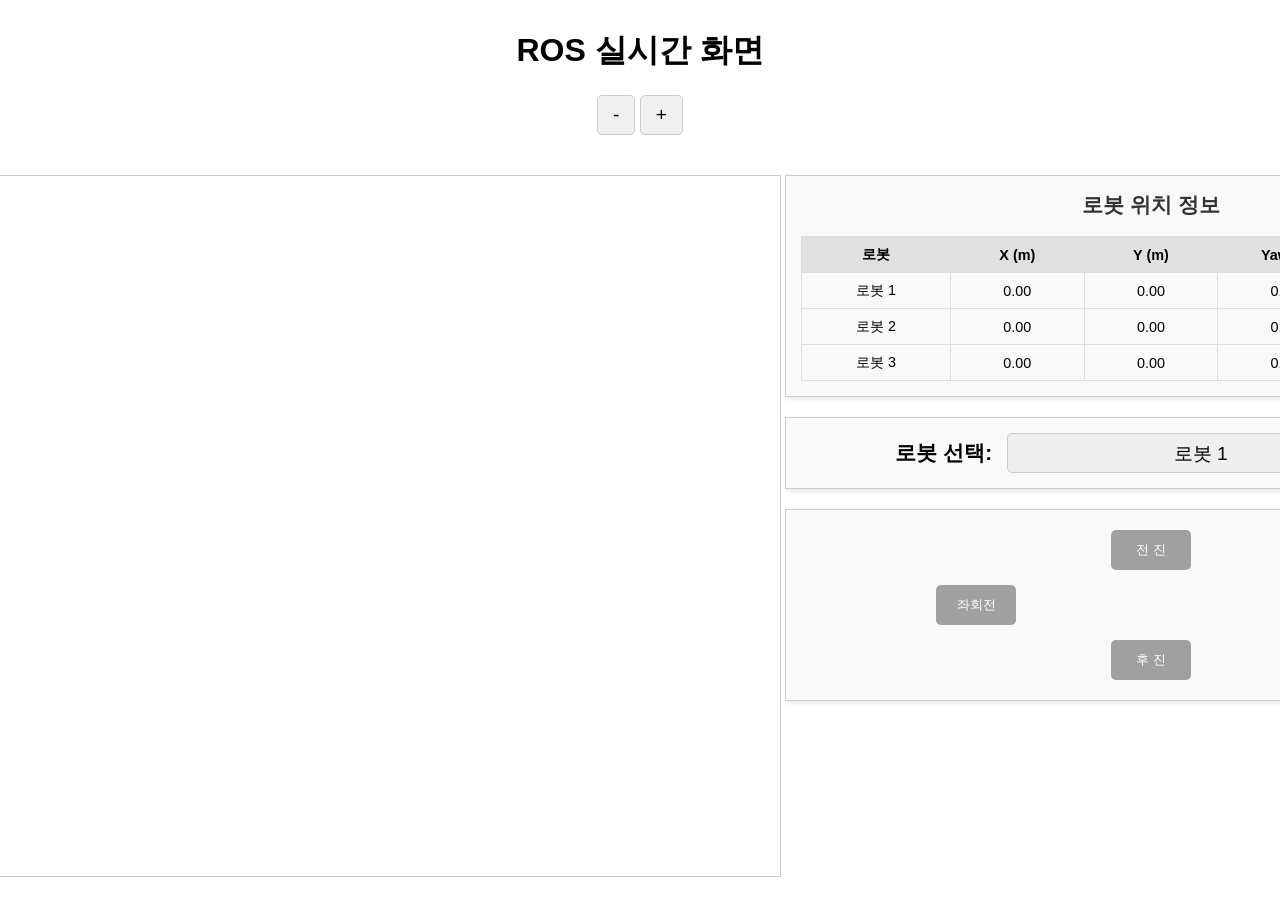
<file: web_test/html/index.html>
<!DOCTYPE html>
<html>
<head>
    <title>ANI ROS TEST</title>
    <meta charset="UTF-8">
    <style>
        body { font-family: sans-serif; text-align: center; }

    /* 전체 페이지 중앙 정렬을 위한 컨테이너 */
    .page-wrapper {
        display: flex;
        flex-direction: column;
        align-items: center; /* 모든 내용을 가로 중앙에 정렬 */
        max-width: 1920px; /* 전체 너비 제한 (선택 사항) */
        margin: 0 auto; /* 페이지 중앙 정렬 */
    }

    /* 줌 컨트롤 */
    .zoom-controls {
        margin-bottom: 20px;
    }
    .zoom-controls button {
        background-color: #f0f0f0;
        border: 1px solid #ccc;
        border-radius: 5px;
        padding: 8px 15px;
        font-size: 1.2em;
        cursor: pointer;
        transition: background-color 0.2s;
    }
    .zoom-controls button:hover {
        background-color: #e0e0e0;
    }

    /* 맵과 사이드 패널을 나란히 배치할 메인 컨테이너 */
    .main-content-container {
        display: flex;
        justify-content: center; /* 가로 중앙 정렬 */
        align-items: flex-start; /* 세로 상단 정렬 (컨텐츠 길이에 맞춰) */
        gap: 20px; /* 맵과 오른쪽 패널 사이의 간격 */
        margin-top: 20px;
        margin-bottom: 20px; /* 이동 버튼과의 간격 */
    }

    /* 맵 캔버스 컨테이너 */
    .canvas-container {
        position: relative;
        width: 1000px;
        height: 700px;
        border: 1px solid #ccc;
        transition: width 0.2s ease-in-out, height 0.2s ease-in-out;
        overflow: hidden;
        display: flex;
        justify-content: center;
        align-items: center;
    }
    #mapCanvas {
        position: absolute;
        top: 0;
        left: 0;
        width: 100%;
        height: 100%;
        image-rendering: pixelated;
        z-index: 1;
    }

    /* 오른쪽 섹션 (로봇 정보표 + 로봇 선택 드롭다운 + 로봇 이동 버튼) */
    .right-panel-container {
        display: flex;
        flex-direction: column; /* 내부 요소를 세로로 정렬 */
        align-items: center; /* 가운데 정렬 */
        gap: 20px; /* 각 섹션 (표, 선택, 이동 버튼) 사이의 간격 */
        width: 700px; /* 오른쪽 패널 전체의 너비 통일 */
    }

    /* 로봇 위치 정보 표 스타일 */
    .robot-info-panel {
        width: 100%; /* right-panel-container 너비에 맞춤 */
        border: 1px solid #ccc;
        padding: 15px;
        background-color: #f9f9f9;
        box-shadow: 2px 2px 5px rgba(0,0,0,0.1);
    }
    .robot-info-panel h2 {
        margin-top: 0;
        font-size: 1.3em;
        color: #333;
    }
    .robot-info-table {
        width: 100%;
        border-collapse: collapse;
        margin-top: 10px;
    }
    .robot-info-table th,
    .robot-info-table td {
        border: 1px solid #ddd;
        padding: 8px;
        text-align: center;
        font-size: 0.9em;
    }
    .robot-info-table th {
        background-color: #e0e0e0;
        font-weight: bold;
    }

    /* 로봇 선택 드롭다운 컨테이너 */
    .robot-selection-container {
        width: 100%; /* right-panel-container 너비에 맞춤 */
        padding: 15px;
        border: 1px solid #ccc;
        background-color: #f9f9f9;
        box-shadow: 2px 2px 5px rgba(0,0,0,0.1);
        text-align: center;
    }
    .robot-selection-container label {
        font-weight: bold;
        margin-right: 10px;
        font-size: 1.3em;
    }
    .robot-selection-container select {
        padding: 5px;
        border-radius: 5px;
        border: 1px solid #ccc;
        width: 400px;
        height: 40px;
        font-size: 1.2em;
        text-align: center;
        text-align-last: center; /* IE/Edge 호환성을 위해 추가 */
    }

    .robot-info-table th:last-child,
    .robot-info-table td:last-child {
        width: 80px; /* 적절한 너비로 조절하세요 (예: 70px, 80px, 90px 등) */
        min-width: 80px; /* 최소 너비도 함께 지정하여 내용이 넘치지 않도록 합니다 */
    }
    /* 로봇 X, Y, Yaw 컬럼도 너비를 고정하는 것이 안정적입니다. */
    .robot-info-table td[id$="_x"],
    .robot-info-table td[id$="_y"],
    .robot-info-table td[id$="_yaw"] {
        width: 70px; /* X, Y, Yaw 값에 맞는 적절한 너비 */
        min-width: 70px;
    }

    /* 로봇 이동 제어 버튼 컨테이너 */
    .control-buttons-container {
        width: 100%; /* right-panel-container 너비에 맞춤 */
        display: flex;
        flex-direction: column; /* 버튼 행들을 세로로 정렬 */
        align-items: center; /* 각 행을 가운데 정렬 */
        gap: 5px; /* 버튼 행 사이의 간격 */
        border: 1px solid #ccc;
        padding: 15px;
        background-color: #f9f9f9;
        box-shadow: 2px 2px 5px rgba(0,0,0,0.1);
    }

    /* 버튼 컨테이너 스타일 */
    .button-row {
        display: flex; /* Flexbox 레이아웃 사용 */
        justify-content: center; /* 가로 방향으로 가운데 정렬 */
        align-items: center; /* 세로 방향으로 가운데 정렬 (선택 사항) */
        margin: 5px 0; /* 위아래 마진 */
    }

    /* 고정 크기 버튼 스타일 */
    .control-button {
        width: 80px;
        height: 40px;
        padding: 10px 20px;
        font-size: 13px;
        margin: 0px 40px;
        background-color: #a0a0a0; /* 회색 */
        color: white; /* 텍스트 색상 */
        border: none;
        border-radius: 5px;
        cursor: pointer;
        transition: background-color 0.2s;
        display: flex; /* Flex 컨테이너로 설정 */
        justify-content: center; /* 가로 방향 가운데 정렬 */
        align-items: center; /* 세로 방향 가운데 정렬 */
    }
    .control-button:hover {
        background-color: #808080; /* 더 진한 회색 */
    }

    /* 특정 버튼 행의 justify-content 조정 */
    .button-row.horizontal-center {
        justify-content: center;
    }
    .button-row.horizontal-spread {
        justify-content: space-around; /* 좌우 버튼을 더 넓게 펼침 */
        width: 100%; /* 부모 너비에 맞춤 */
    }

    /* 로봇 상태 셀 스타일 (선택 사항) */
    .robot-info-table td[id$="_status"] { /* ID가 "_status"로 끝나는 모든 td에 적용 */
        color: #333; /* 기본 텍스트 색상 */
    }
    /* 이동 중 상태 */
    .robot-info-table td[id$="_status"].moving {
        color: black;
    }
    /* 정지 상태 */
    .robot-info-table td[id$="_status"].stopped {
        color: black;
    }

    </style>
</head>
<body>
    <div class="page-wrapper">
        <h1>ROS 실시간 화면</h1>

        <div class="zoom-controls">
            <button onclick="zoomOut()">-</button>
            <button onclick="zoomIn()">+</button>
        </div>

        <div class="main-content-container">
            <div class="canvas-container">
                <canvas id="mapCanvas"></canvas>
            </div>

            <div class="right-panel-container">
                <div class="robot-info-panel">
                    <h2>로봇 위치 정보</h2>
                    <table class="robot-info-table">
                        <thead>
                            <tr>
                                <th rowspan="2">로봇</th></tr>
                            <tr>
                                <th>X (m)</th>
                                <th>Y (m)</th>
                                <th>Yaw (°)</th>
                                <th>상 태</th>
                            </tr>
                        </thead>
                        <tbody>
                            <tr id="robot1_row">
                                <td>로봇 1</td>
                                <td id="robot1_x">0.00</td>
                                <td id="robot1_y">0.00</td>
                                <td id="robot1_yaw">0.00</td>
                                <td id="robot1_status" class="stopped">정지</td> </tr>
                            <tr id="robot2_row">
                                <td>로봇 2</td>
                                <td id="robot2_x">0.00</td>
                                <td id="robot2_y">0.00</td>
                                <td id="robot2_yaw">0.00</td>
                                <td id="robot2_status" class="stopped">정지</td> </tr>
                            <tr id="robot3_row">
                                <td>로봇 3</td>
                                <td id="robot3_x">0.00</td>
                                <td id="robot3_y">0.00</td>
                                <td id="robot3_yaw">0.00</td>
                                <td id="robot3_status" class="stopped">정지</td> </tr>
                        </tbody>
                    </table>
                </div>

                <div class="robot-selection-container">
                    <label for="robotSelector">로봇 선택:</label>
                    <select id="robotSelector" onchange="updateSelectedRobot()">
                        <option value="/robot1/cmd_vel" data-tf-frame="/robot1/base_link">로봇 1</option>
                        <option value="/robot2/cmd_vel" data-tf-frame="/robot2/base_link">로봇 2</option>
                        <option value="/robot3/cmd_vel" data-tf-frame="/robot3/base_link">로봇 3</option>
                    </select>
                </div>

                <div class="control-buttons-container">
                    <div class="button-row horizontal-center">
                        <button class="control-button" onmousedown="startMove('forward')" onmouseup="stopMove()" ontouchstart="startMove('forward')" ontouchend="stopMove()">전 진</button>
                    </div>
                    <div class="button-row horizontal-spread">
                        <button class="control-button" onmousedown="startMove('left')" onmouseup="stopMove()" ontouchstart="startMove('left')" ontouchend="stopMove()">좌회전</button>
                        <button class="control-button" onmousedown="startMove('right')" onmouseup="stopMove()" ontouchstart="startMove('right')" ontouchend="stopMove()">우회전</button>
                    </div>
                    <div class="button-row horizontal-center">
                        <button class="control-button" onmousedown="startMove('backward')" onmouseup="stopMove()" ontouchstart="startMove('backward')" ontouchend="stopMove()">후 진</button>
                    </div>
                </div>
            </div>
        </div>
    </div>

    <script src="./roslibjs-1.4.1/build/roslib.min.js"></script>
    <script src="robot_control.js"></script>
</body>
</html>
</file>
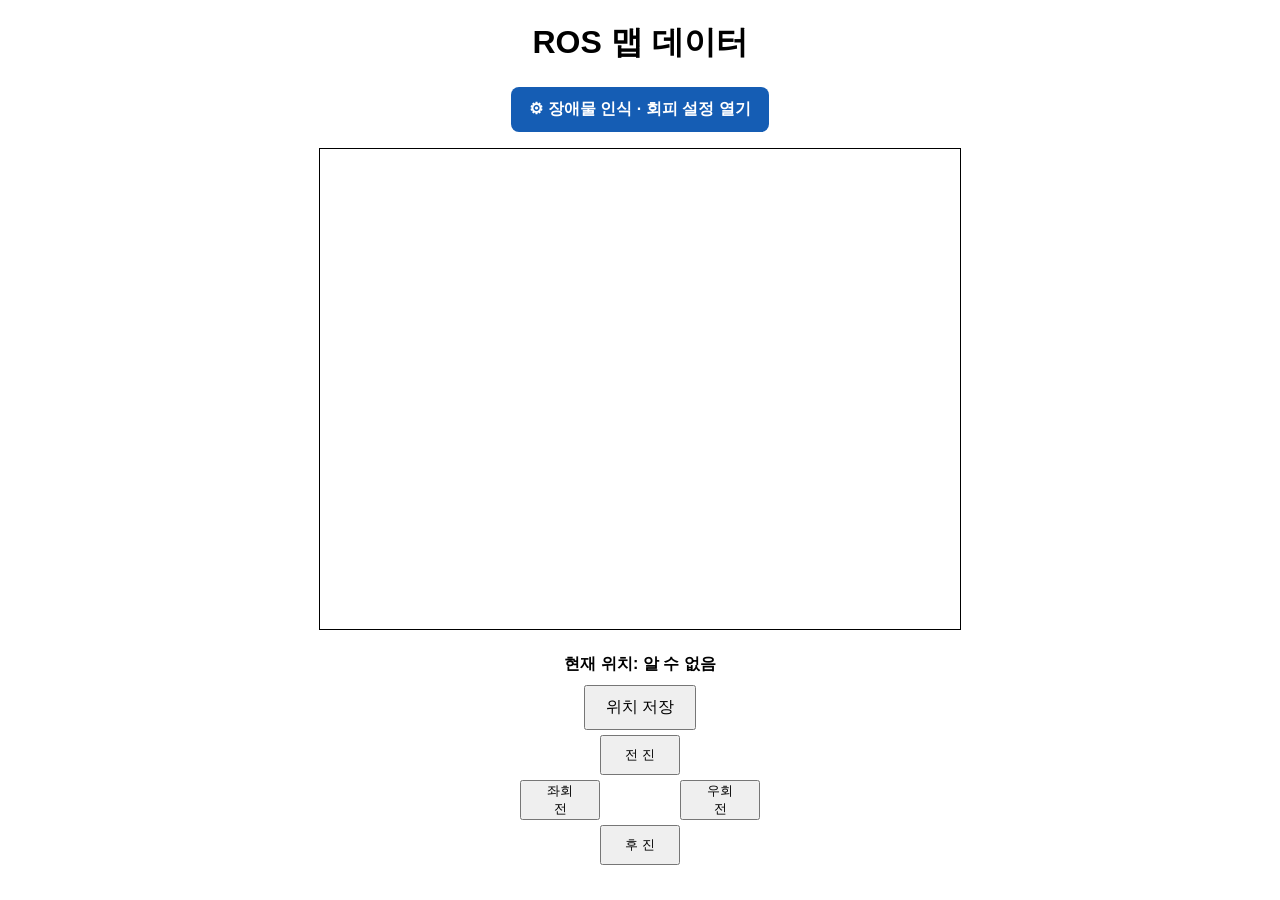
<file: web_test/html_tetra/index.html>
<!DOCTYPE html>
<html>
<head>
    <title>ANI ROS TEST</title>
    <meta charset="UTF-8">
    <style>
        body { font-family: sans-serif; text-align: center; }
        #mapCanvas { width: 640px; height: 480px; border: 1px solid black; }

    /* 버튼 컨테이너 스타일 */
    .button-row {
        display: flex; /* Flexbox 레이아웃 사용 */
        justify-content: center; /* 가로 방향으로 가운데 정렬 */
        align-items: center; /* 세로 방향으로 가운데 정렬 (선택 사항) */
        margin: 5px 0; /* 위아래 마진 */
    }

    /* 고정 크기 버튼 스타일 */
    .control-button {
        width: 80px;
        height: 40px;
        padding: 10px 20px;
        font-size: 13px;
        margin: 0px 40px;
        display: flex; /* Flex 컨테이너로 설정 */
        justify-content: center; /* 가로 방향 가운데 정렬 */
        align-items: center; /* 세로 방향 가운데 정렬 */
    }

    /* 왼쪽과 오른쪽 버튼 사이 간격 */
    .button-row:nth-child(2) { /* 두 번째 행 (왼쪽, 오른쪽 버튼) */
        justify-content: space-between;
    }

    #location_display { margin-top: 20px; font-weight: bold; }
    #save_location { margin-top: 10px; padding: 10px 20px; font-size: 16px; cursor: pointer; }

    </style>
</head>
<body>
    <h1>ROS 맵 데이터</h1>
    <p><a href="navigation_settings.html" style="display:inline-block;padding:12px 18px;background:#155db4;color:white;text-decoration:none;border-radius:8px;font-weight:700">⚙ 장애물 인식 · 회피 설정 열기</a></p>
    <canvas id="mapCanvas"></canvas>

    <div id="location_display">현재 위치: 알 수 없음</div>
    <button id="save_location">위치 저장</button>

    <script>
        // function changeTopic() {
        //     const topic = document.getElementById("topicSelect").value;
        //     const imageView = document.getElementById("gazebo_view");
        //     imageView.src = `http://61.250.168.131:8080/stream?topic=${topic}`;
        // }
    </script>

<div class="button-row">
    <button class="control-button" onmousedown="startMove('forward')" onmouseup="stopMove()" ontouchstart="startMove('forward')" ontouchend="stopMove()">전 진</button>
</div>
<div class="button-row">
    <button class="control-button" onmousedown="startMove('left')" onmouseup="stopMove()" ontouchstart="startMove('left')" ontouchend="stopMove()">좌회전</button>
    <button class="control-button" onmousedown="startMove('right')" onmouseup="stopMove()" ontouchstart="startMove('right')" ontouchend="stopMove()">우회전</button>
</div>
<div class="button-row">
    <button class="control-button" onmousedown="startMove('backward')" onmouseup="stopMove()" ontouchstart="startMove('backward')" ontouchend="stopMove()">후 진</button>
</div>

    <script src="../roslibjs-1.4.1/build/roslib.min.js"></script>
    <script src="robot_control_TETRA.js"></script>
</body>
</html>
</file>
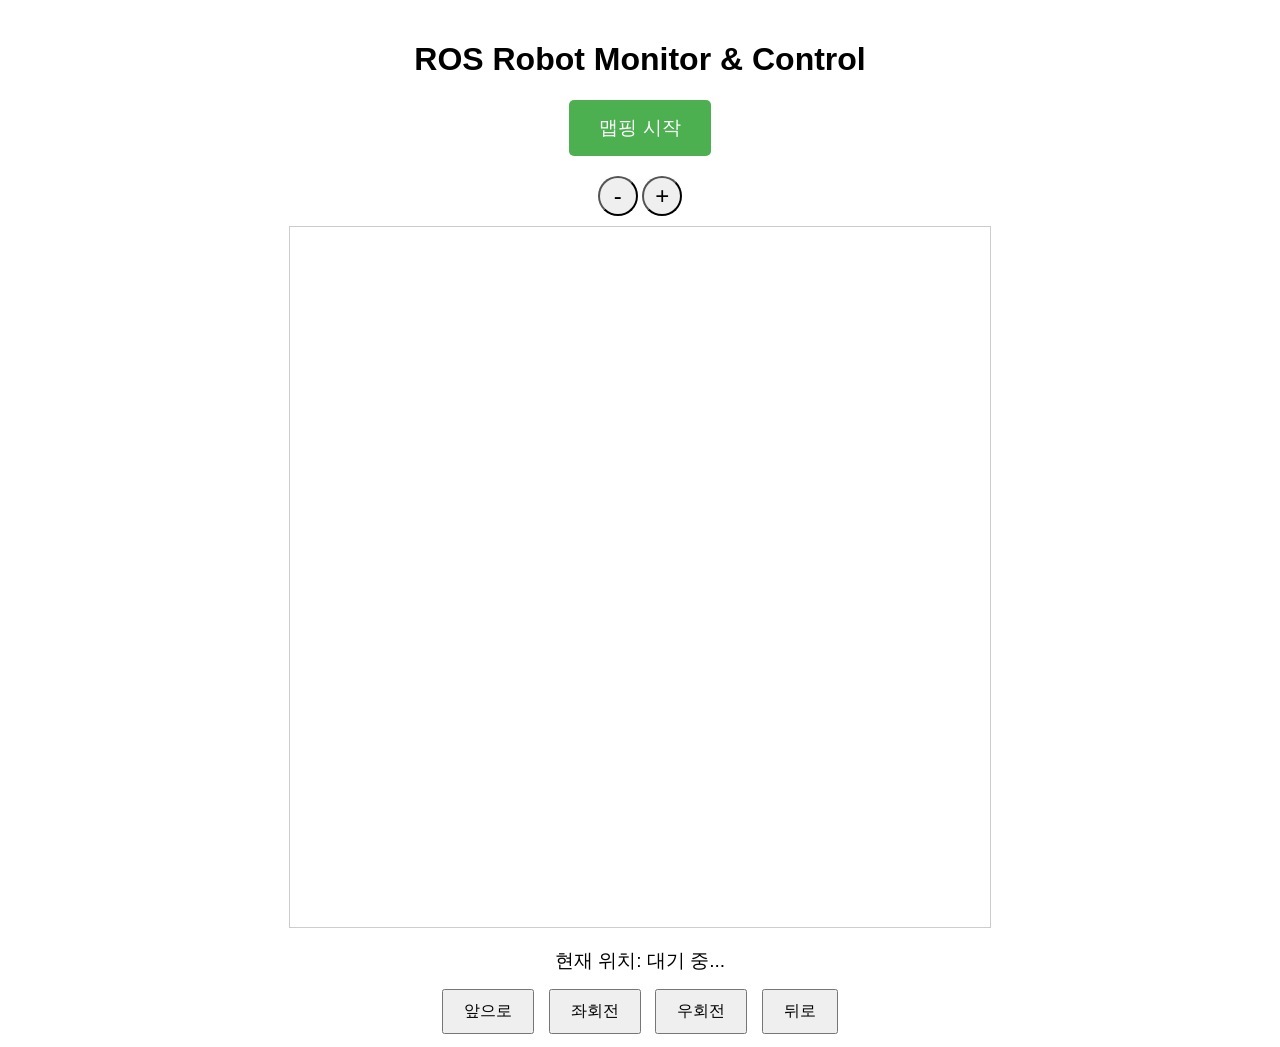
<file: web_test/html/mapping.html>
<!DOCTYPE html>
<html>
<head>
    <title>ROS Robot Control</title>
    <script src="https://static.robotwebtools.org/roslibjs/current/roslib.min.js"></script>
    <style>
        body {
            font-family: Arial, sans-serif;
            display: flex;
            flex-direction: column;
            align-items: center;
            margin-top: 20px;
        }
        .canvas-container {
            position: relative;
            width: 700px; /* 초기 크기 설정 */
            height: 700px;
            border: 1px solid #ccc;
            margin-bottom: 20px;
            transition: width 0.2s ease-in-out, height 0.2s ease-in-out;
        }
        #mapCanvas { /* robotCanvas는 이제 사용하지 않으므로 제거하거나 그대로 두어도 됨 */
            position: absolute;
            top: 0;
            left: 0;
            width: 100%;
            height: 100%;
            image-rendering: pixelated;
            image-rendering: -moz-crisp-edges;
            image-rendering: crisp-edges;
        }
        #location_display {
            font-size: 1.2em;
            margin-bottom: 10px;
        }
        .controls button {
            margin: 5px;
            padding: 10px 20px;
            font-size: 1em;
        }
        .zoom-controls {
            margin-bottom: 10px;
        }
        .zoom-controls button {
            font-size: 1.5em;
            width: 40px;
            height: 40px;
            border-radius: 50%;
            cursor: pointer;
        }
    </style>
</head>
<body>
    <h1>ROS Robot Monitor & Control</h1>

    <button onclick="location.href='mapping.html'" style="margin-bottom: 20px; padding: 15px 30px; font-size: 1.2em; background-color: #4CAF50; color: white; border: none; border-radius: 5px; cursor: pointer;">
        맵핑 시작
    </button>

    <div class="zoom-controls">
        <button onclick="zoomOut()">-</button>
        <button onclick="zoomIn()">+</button>
    </div>

    <div class="canvas-container">
        <canvas id="mapCanvas"></canvas>
        </div>

    <div id="location_display">현재 위치: 대기 중...</div>

    <div class="controls">
        <button onmousedown="startMove('forward')" onmouseup="stopMove()" onmouseleave="stopMove()">앞으로</button>
        <button onmousedown="startMove('left')" onmouseup="stopMove()" onmouseleave="stopMove()">좌회전</button>
        <button onmousedown="startMove('right')" onmouseup="stopMove()" onmouseleave="stopMove()">우회전</button>
        <button onmousedown="startMove('backward')" onmouseup="stopMove()" onmouseleave="stopMove()">뒤로</button>
    </div>

    <script src="robot_control.js"></script>
</body>
</html>
</file>
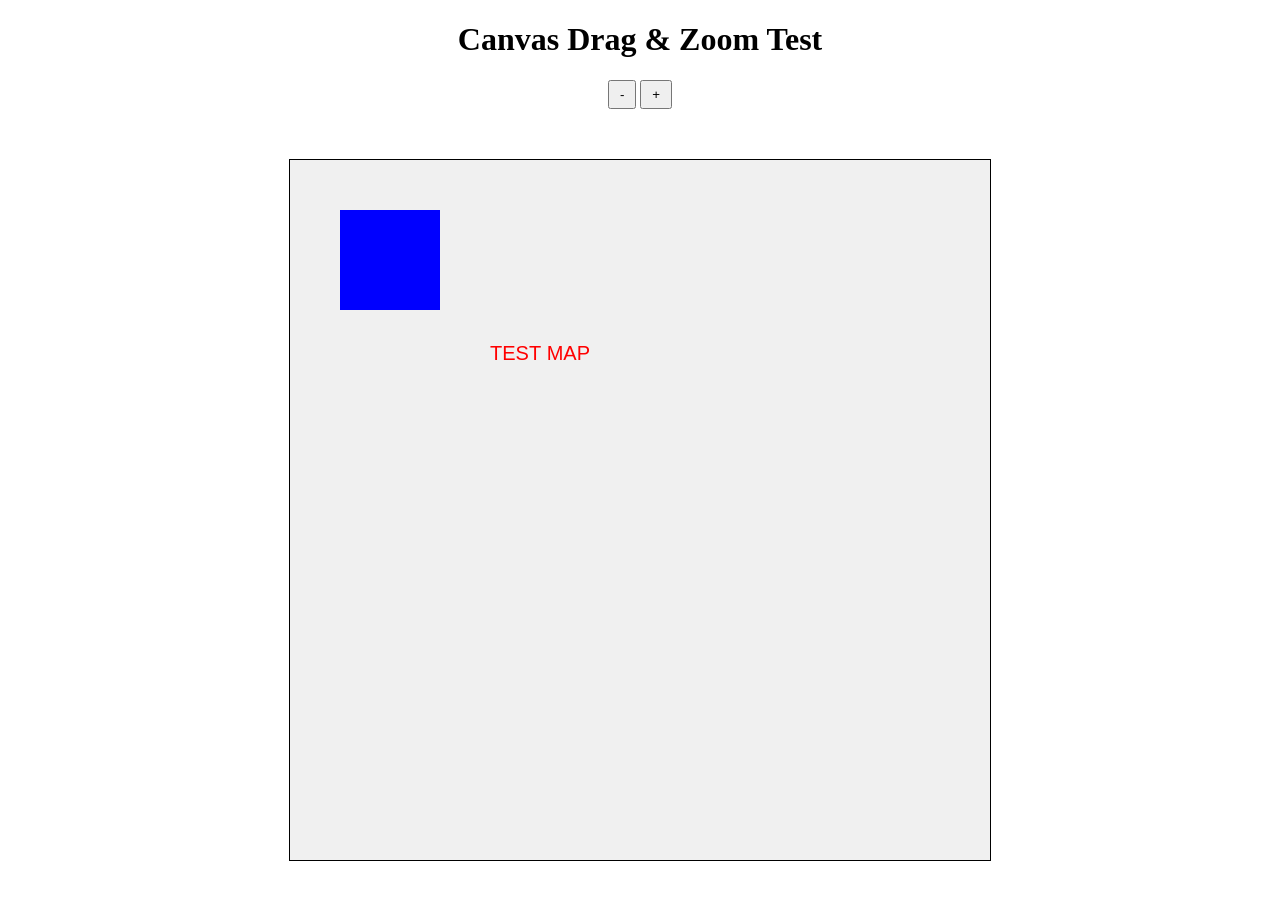
<file: web_test/html/test_canvas.html>
<!DOCTYPE html>
<html>
<head>
    <title>Canvas Test</title>
    <style>
        body { text-align: center; }
        .canvas-container {
            position: relative;
            width: 700px;
            height: 700px;
            border: 1px solid black;
            margin: 50px auto;
            overflow: hidden;
            cursor: grab;
        }
        #myCanvas {
            position: absolute;
            top: 0;
            left: 0;
            width: 100%;
            height: 100%;
            background-color: #f0f0f0; /* 배경색으로 캔버스 영역 확인 */
        }
        .zoom-controls { margin-bottom: 10px; }
        .zoom-controls button { padding: 5px 10px; }
    </style>
</head>
<body>
    <h1>Canvas Drag & Zoom Test</h1>

    <div class="zoom-controls">
        <button onclick="zoomOut()">-</button>
        <button onclick="zoomIn()">+</button>
    </div>

    <div class="canvas-container">
        <canvas id="myCanvas"></canvas>
    </div>

    <script>
        let myCanvas = null;
        let myCtx = null;
        let canvasContainer = null;

        // --- 테스트용 드로잉 데이터 (가상의 맵) ---
        let testRect = { x: 50, y: 50, width: 100, height: 100, color: 'blue' };

        // 줌/패닝 변수
        let currentZoomLevel = 1.0;
        const zoomStep = 0.2;
        const minZoomLevel = 0.5;
        const maxZoomLevel = 3.0;

        let isDragging = false;
        let lastMouseX = 0;
        let lastMouseY = 0;
        let offsetX = 0;
        let offsetY = 0;

        function drawTestContent() {
            if (!myCtx) return;

            myCtx.clearRect(0, 0, myCanvas.width, myCanvas.height); // 전체 캔버스 지우기

            myCtx.save(); // 현재 Canvas 상태 저장

            myCtx.scale(currentZoomLevel, currentZoomLevel); // 줌 적용
            myCtx.translate(offsetX / currentZoomLevel, offsetY / currentZoomLevel); // 패닝 적용

            // 사각형 그리기 (확대/축소 및 이동 대상)
            myCtx.fillStyle = testRect.color;
            myCtx.fillRect(testRect.x, testRect.y, testRect.width, testRect.height);

            // 텍스트 추가 (확대/축소 및 이동 대상)
            myCtx.font = "20px Arial";
            myCtx.fillStyle = "red";
            myCtx.fillText("TEST MAP", 200, 200);

            myCtx.restore(); // 저장된 Canvas 상태 복원
        }

        // 줌 함수 (동일)
        function setZoom(level) {
            currentZoomLevel = Math.max(minZoomLevel, Math.min(maxZoomLevel, level));
            myCanvas.width = 700; // 캔버스 내부 해상도를 임의로 고정 (컨테이너와 동일하게)
            myCanvas.height = 700;
            drawTestContent();
            console.log("Zoom level:", currentZoomLevel);
        }
        function zoomIn() { setZoom(currentZoomLevel + zoomStep); }
        function zoomOut() { setZoom(currentZoomLevel - zoomStep); }

        // 패닝 함수 (동일)
        function startDragging(e) {
            if (e.button === 0) {
                isDragging = true;
                lastMouseX = e.clientX;
                lastMouseY = e.clientY;
                canvasContainer.style.cursor = 'grabbing';
            }
        }
        function dragMap(e) {
            if (!isDragging) return;
            const dx = e.clientX - lastMouseX;
            const dy = e.clientY - lastMouseY;
            offsetX += dx;
            offsetY += dy;
            lastMouseX = e.clientX;
            lastMouseY = e.clientY;
            drawTestContent();
        }
        function stopDragging() {
            isDragging = false;
            canvasContainer.style.cursor = 'grab';
        }

        document.addEventListener('DOMContentLoaded', function() {
            myCanvas = document.getElementById('myCanvas');
            myCtx = myCanvas.getContext('2d');
            canvasContainer = document.querySelector('.canvas-container');

            if (!myCanvas || !myCtx || !canvasContainer) {
                console.error("Canvas elements not found!");
                return;
            }

            // 캔버스 내부 해상도 설정 (매우 중요)
            myCanvas.width = 700; // 테스트를 위해 700x700으로 고정
            myCanvas.height = 700;

            // 초기 그리기
            drawTestContent();

            // 이벤트 리스너
            canvasContainer.addEventListener('mousedown', startDragging);
            canvasContainer.addEventListener('mousemove', dragMap);
            canvasContainer.addEventListener('mouseup', stopDragging);
            canvasContainer.addEventListener('mouseleave', stopDragging);
        });
    </script>
</body>
</html>
</file>
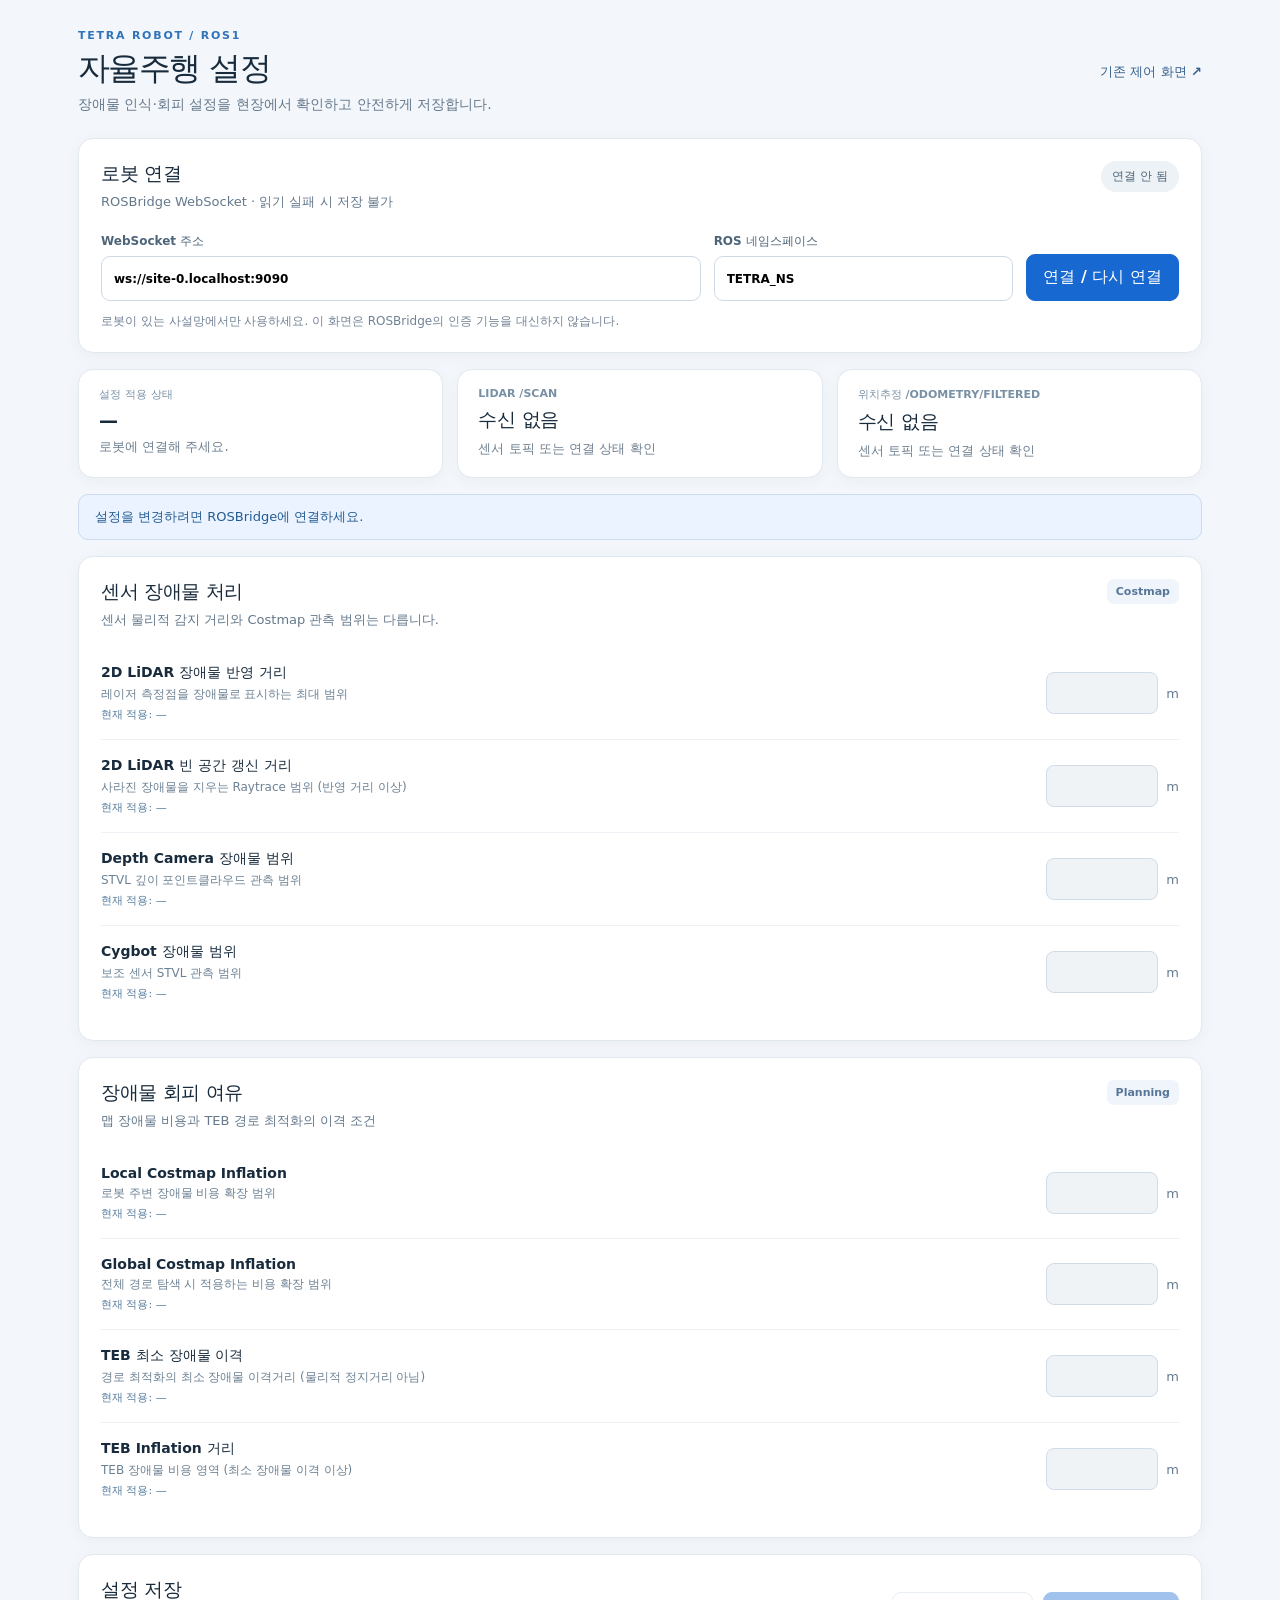
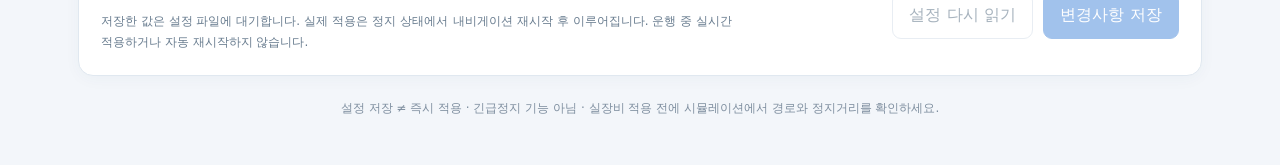
<file: web_test/html_tetra/navigation_settings.html>
<!doctype html>
<html lang="ko">
<head>
  <meta charset="utf-8">
  <meta name="viewport" content="width=device-width,initial-scale=1">
  <title>TETRA | Navigation Tuning</title>
  <link rel="stylesheet" href="navigation_settings.css">
</head>
<body>
  <div class="app">
    <header>
      <div><p class="eyebrow">TETRA ROBOT / ROS1</p><h1>자율주행 설정</h1><p class="sub">장애물 인식·회피 설정을 현장에서 확인하고 안전하게 저장합니다.</p></div>
      <a class="quiet-link" href="index.html">기존 제어 화면 ↗</a>
    </header>

    <section class="panel connection" aria-label="ROS 연결">
      <div class="panel-heading"><div><h2>로봇 연결</h2><p>ROSBridge WebSocket · 읽기 실패 시 저장 불가</p></div><span id="connectionBadge" class="badge neutral" role="status">연결 안 됨</span></div>
      <div class="connection-fields">
        <label>WebSocket 주소<input id="wsUrl" type="text" spellcheck="false" autocomplete="off" placeholder="ws://192.168.33.2:9090"></label>
        <label>ROS 네임스페이스<input id="namespace" type="text" spellcheck="false" autocomplete="off" value="TETRA_NS"></label>
        <button id="connectButton" type="button">연결 / 다시 연결</button>
      </div>
      <p class="hint">로봇이 있는 사설망에서만 사용하세요. 이 화면은 ROSBridge의 인증 기능을 대신하지 않습니다.</p>
    </section>

    <div class="status-grid">
      <section class="panel small"><p class="meta">설정 적용 상태</p><strong id="applyState">—</strong><small id="applyDetail">로봇에 연결해 주세요.</small></section>
      <section class="panel small"><p class="meta">LiDAR /scan</p><strong id="laserState">—</strong><small id="laserDetail">수신 대기</small></section>
      <section class="panel small"><p class="meta">위치추정 /odometry/filtered</p><strong id="odomState">—</strong><small id="odomDetail">수신 대기</small></section>
    </div>

    <div id="message" class="notice" role="status" aria-live="polite">설정을 변경하려면 ROSBridge에 연결하세요.</div>

    <form id="tuningForm" class="sections">
      <section class="panel">
        <div class="panel-heading"><div><h2>센서 장애물 처리</h2><p>센서 물리적 감지 거리와 Costmap 관측 범위는 다릅니다.</p></div><span class="tag">Costmap</span></div>
        <div class="setting-list">
          <label class="setting"><span><b>2D LiDAR 장애물 반영 거리</b><small>레이저 측정점을 장애물로 표시하는 최대 범위</small><em data-active="lidar_mark">현재 적용: —</em></span><span class="unit"><input data-setting="lidar_mark" type="number" step="0.1" min="0.5" max="25" required disabled> m</span></label>
          <label class="setting"><span><b>2D LiDAR 빈 공간 갱신 거리</b><small>사라진 장애물을 지우는 Raytrace 범위 (반영 거리 이상)</small><em data-active="lidar_clear">현재 적용: —</em></span><span class="unit"><input data-setting="lidar_clear" type="number" step="0.1" min="0.5" max="25" required disabled> m</span></label>
          <label class="setting"><span><b>Depth Camera 장애물 범위</b><small>STVL 깊이 포인트클라우드 관측 범위</small><em data-active="depth_range">현재 적용: —</em></span><span class="unit"><input data-setting="depth_range" type="number" step="0.1" min="0.3" max="3" required disabled> m</span></label>
          <label class="setting"><span><b>Cygbot 장애물 범위</b><small>보조 센서 STVL 관측 범위</small><em data-active="cygbot_range">현재 적용: —</em></span><span class="unit"><input data-setting="cygbot_range" type="number" step="0.1" min="0.3" max="4" required disabled> m</span></label>
        </div>
      </section>

      <section class="panel">
        <div class="panel-heading"><div><h2>장애물 회피 여유</h2><p>맵 장애물 비용과 TEB 경로 최적화의 이격 조건</p></div><span class="tag">Planning</span></div>
        <div class="setting-list">
          <label class="setting"><span><b>Local Costmap Inflation</b><small>로봇 주변 장애물 비용 확장 범위</small><em data-active="local_inflation">현재 적용: —</em></span><span class="unit"><input data-setting="local_inflation" type="number" step="0.05" min="0.25" max="1.5" required disabled> m</span></label>
          <label class="setting"><span><b>Global Costmap Inflation</b><small>전체 경로 탐색 시 적용하는 비용 확장 범위</small><em data-active="global_inflation">현재 적용: —</em></span><span class="unit"><input data-setting="global_inflation" type="number" step="0.05" min="0.25" max="1.5" required disabled> m</span></label>
          <label class="setting"><span><b>TEB 최소 장애물 이격</b><small>경로 최적화의 최소 장애물 이격거리 (물리적 정지거리 아님)</small><em data-active="teb_min_obstacle">현재 적용: —</em></span><span class="unit"><input data-setting="teb_min_obstacle" type="number" step="0.05" min="0.25" max="1.2" required disabled> m</span></label>
          <label class="setting"><span><b>TEB Inflation 거리</b><small>TEB 장애물 비용 영역 (최소 장애물 이격 이상)</small><em data-active="teb_inflation">현재 적용: —</em></span><span class="unit"><input data-setting="teb_inflation" type="number" step="0.05" min="0.25" max="1.5" required disabled> m</span></label>
        </div>
      </section>

      <section class="panel action-panel">
        <div><h2>설정 저장</h2><p>저장한 값은 설정 파일에 대기합니다. <strong>실제 적용은 정지 상태에서 내비게이션 재시작 후</strong> 이루어집니다. 운행 중 실시간 적용하거나 자동 재시작하지 않습니다.</p></div>
        <div class="buttons">
          <button id="reloadButton" type="button" class="secondary" disabled>설정 다시 읽기</button>
          <button id="saveButton" type="submit" disabled>변경사항 저장</button>
        </div>
      </section>
    </form>
    <footer>설정 저장 ≠ 즉시 적용 · 긴급정지 기능 아님 · 실장비 적용 전에 시뮬레이션에서 경로와 정지거리를 확인하세요.</footer>
  </div>
  <script src="./roslibjs-1.4.1/build/roslib.min.js"></script>
  <script src="navigation_settings.js"></script>
</body>
</html>
</file>
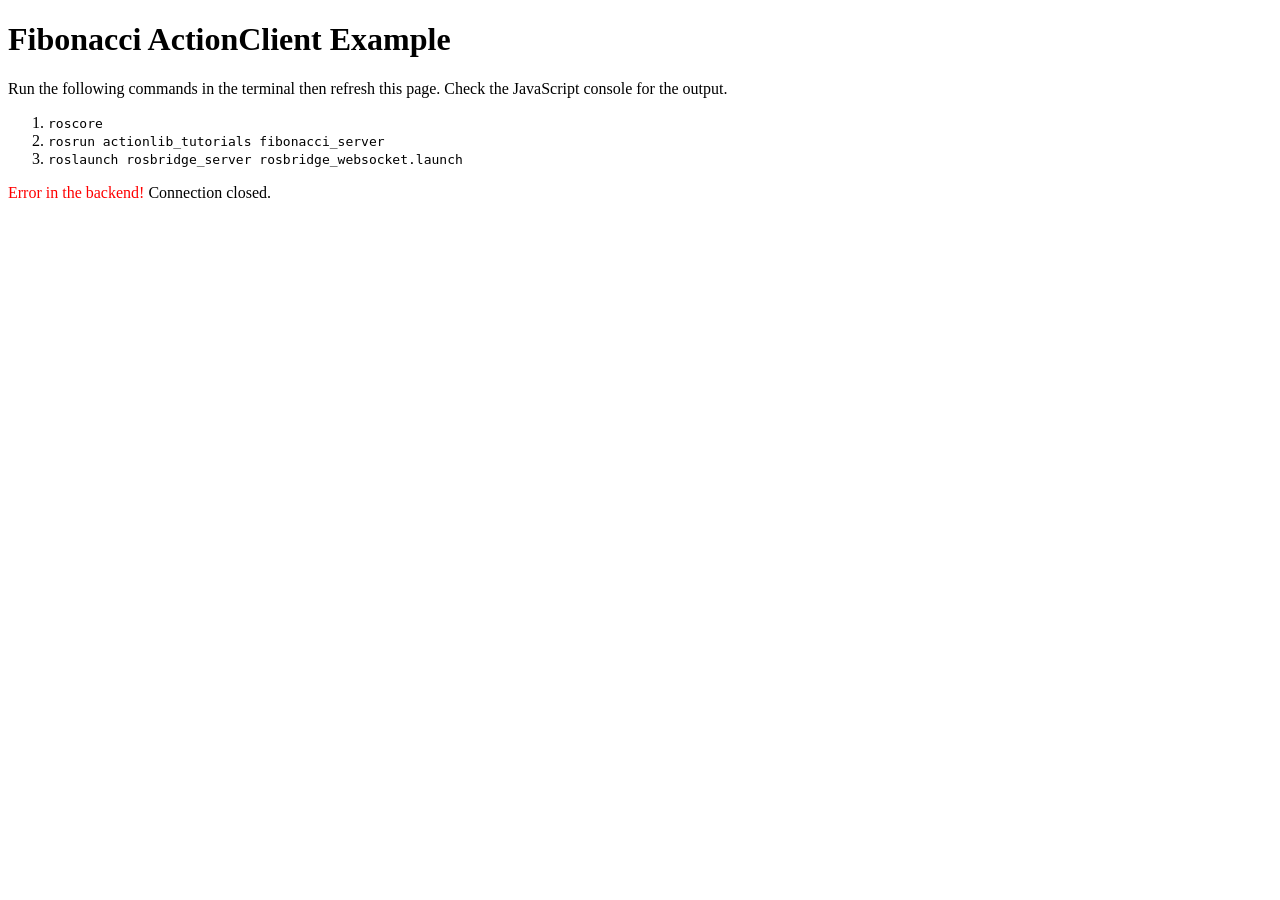
<file: web_test/roslibjs-1.4.1/examples/fibonacci.html>
<!DOCTYPE html>
<html>
<head>
<meta charset="utf-8" />
<script src="../build/roslib.js"></script>

<script>
  // Connecting to ROS
  // -----------------
  var ros = new ROSLIB.Ros({
    url : 'ws://localhost:9090'
  });

  // If there is an error on the backend, an 'error' emit will be emitted.
  ros.on('error', function(error) {
    document.getElementById('connecting').style.display = 'none';
    document.getElementById('connected').style.display = 'none';
    document.getElementById('closed').style.display = 'none';
    document.getElementById('error').style.display = 'inline';
    console.log(error);
  });

  // Find out exactly when we made a connection.
  ros.on('connection', function() {
    console.log('Connection made!');
    document.getElementById('connecting').style.display = 'none';
    document.getElementById('error').style.display = 'none';
    document.getElementById('closed').style.display = 'none';
    document.getElementById('connected').style.display = 'inline';
  });

  ros.on('close', function() {
    console.log('Connection closed.');
    document.getElementById('connecting').style.display = 'none';
    document.getElementById('connected').style.display = 'none';
    document.getElementById('closed').style.display = 'inline';
  });

  // The ActionClient
  // ----------------

  var fibonacciClient = new ROSLIB.ActionClient({
    ros : ros,
    serverName : '/fibonacci',
    actionName : 'actionlib_tutorials/FibonacciAction'
  });

  // Create a goal.
  var goal = new ROSLIB.Goal({
    actionClient : fibonacciClient,
    goalMessage : {
      order : 7
    }
  });

  // Print out their output into the terminal.
  goal.on('feedback', function(feedback) {
    console.log('Feedback: ' + feedback.sequence);
  });
  goal.on('result', function(result) {
    console.log('Final Result: ' + result.sequence);
  });

  // Send the goal to the action server.
  goal.send();
</script>
</head>

<body>
  <h1>Fibonacci ActionClient Example</h1>
  <p>Run the following commands in the terminal then refresh this page. Check the JavaScript
    console for the output.</p>
  <ol>
    <li><tt>roscore</tt></li>
    <li><tt>rosrun actionlib_tutorials fibonacci_server</tt></li>
    <li><tt>roslaunch rosbridge_server rosbridge_websocket.launch</tt></li>
  </ol>
  <div id="statusIndicator">
    <p id="connecting">
      Connecting to rosbridge...
    </p>
    <p id="connected" style="color:#00D600; display:none">
      Connected
    </p>
    <p id="error" style="color:#FF0000; display:none">
      Error in the backend!
    </p>
    <p id="closed" style="display:none">
      Connection closed.
    </p>
  </div>
</body>
</html>
</file>
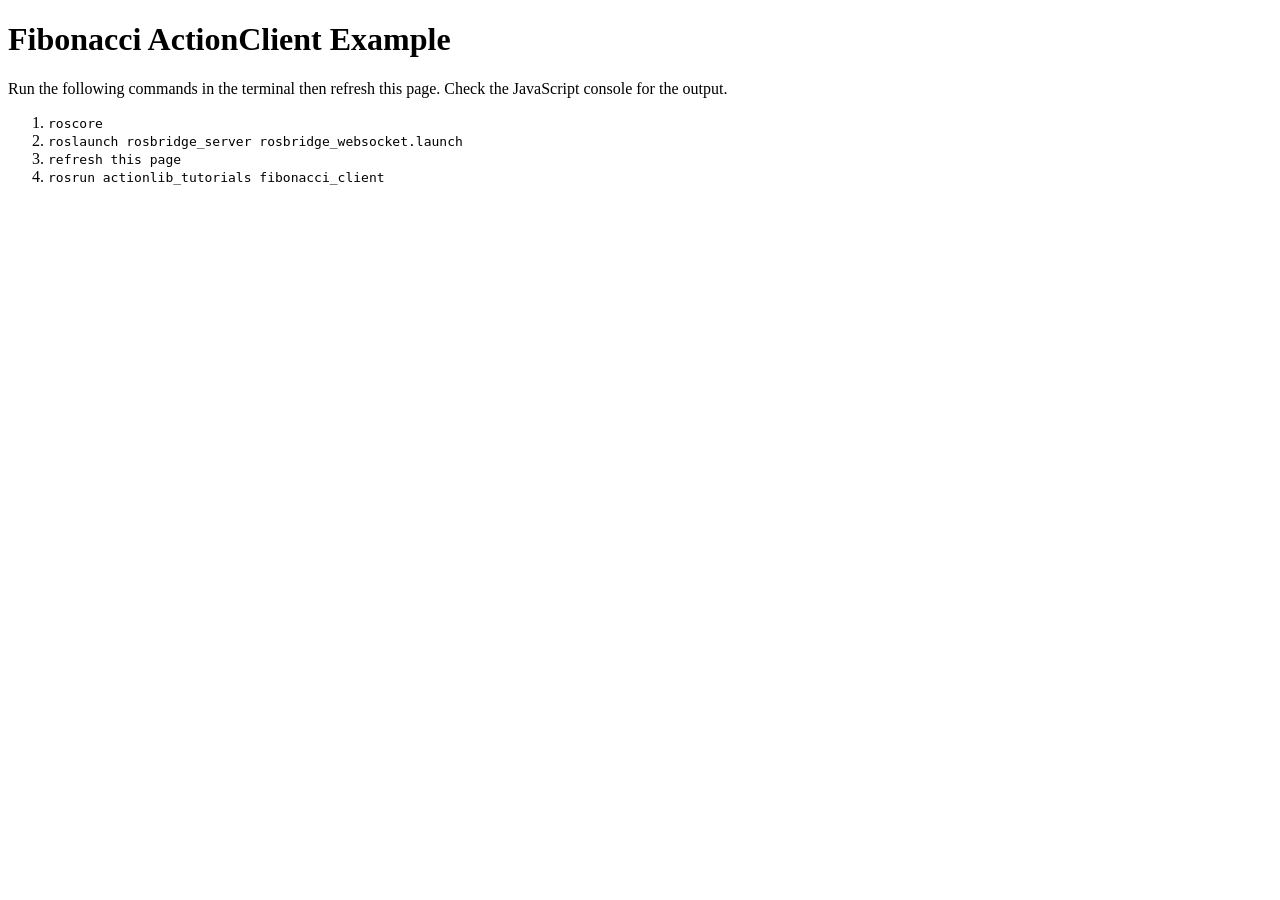
<file: web_test/roslibjs-1.4.1/examples/fibonacci_server.html>
<!DOCTYPE html>
<html>
<head>
<meta charset="utf-8" />
<script src="../build/roslib.js"></script>

<script>
  // Connecting to ROS
  // -----------------
  var ros = new ROSLIB.Ros({
    url : 'ws://localhost:9090'
  });

  // If there is an error on the backend, an 'error' emit will be emitted.
  ros.on('error', function(error) {
    console.log(error);
  });

  // The ActionServer
  // ----------------

  this.fibonacciServer = new ROSLIB.SimpleActionServer({
    ros : ros,
    serverName : '/fibonacci',
    actionName : 'actionlib_tutorials/FibonacciAction'
  });

  this.canceled = false;
  var that=this;

  //handle fibonacci action request.
  this.fibonacciServer.on('goal', function(goalMessage) {
    console.log(goalMessage);
    fibonacciSequence = [];
    fibonacciSequence.push(0);
    fibonacciSequence.push(1);

    for (var i = 1; i < goalMessage.order; i++ ) {
      fibonacciSequence.push( fibonacciSequence[i] + fibonacciSequence[i-1] );

      if (that.canceled === true ) {
        console.log("Action server preempted");

        that.fibonacciServer.setPreempted();
      }
      console.log(fibonacciSequence);
      //send feedback
      var feedback = { sequence: fibonacciSequence };
      that.fibonacciServer.sendFeedback(fibonacciSequence);
    }

    //send result
    var result = { sequence: fibonacciSequence};
    that.fibonacciServer.setSucceeded(result);
  });

  this.fibonacciServer.on('cancel', function(goalMessage){
    that.canceled = true;
  });
</script>
</head>

<body>
  <h1>Fibonacci ActionClient Example</h1>
  <p>Run the following commands in the terminal then refresh this page. Check the JavaScript
    console for the output.</p>
  <ol>
    <li><tt>roscore</tt></li>
    <li><tt>roslaunch rosbridge_server rosbridge_websocket.launch</tt></li>
    <li><tt>refresh this page</tt></li>
    <li><tt>rosrun actionlib_tutorials fibonacci_client</tt></li>
  </ol>
</body>
</html>
</file>
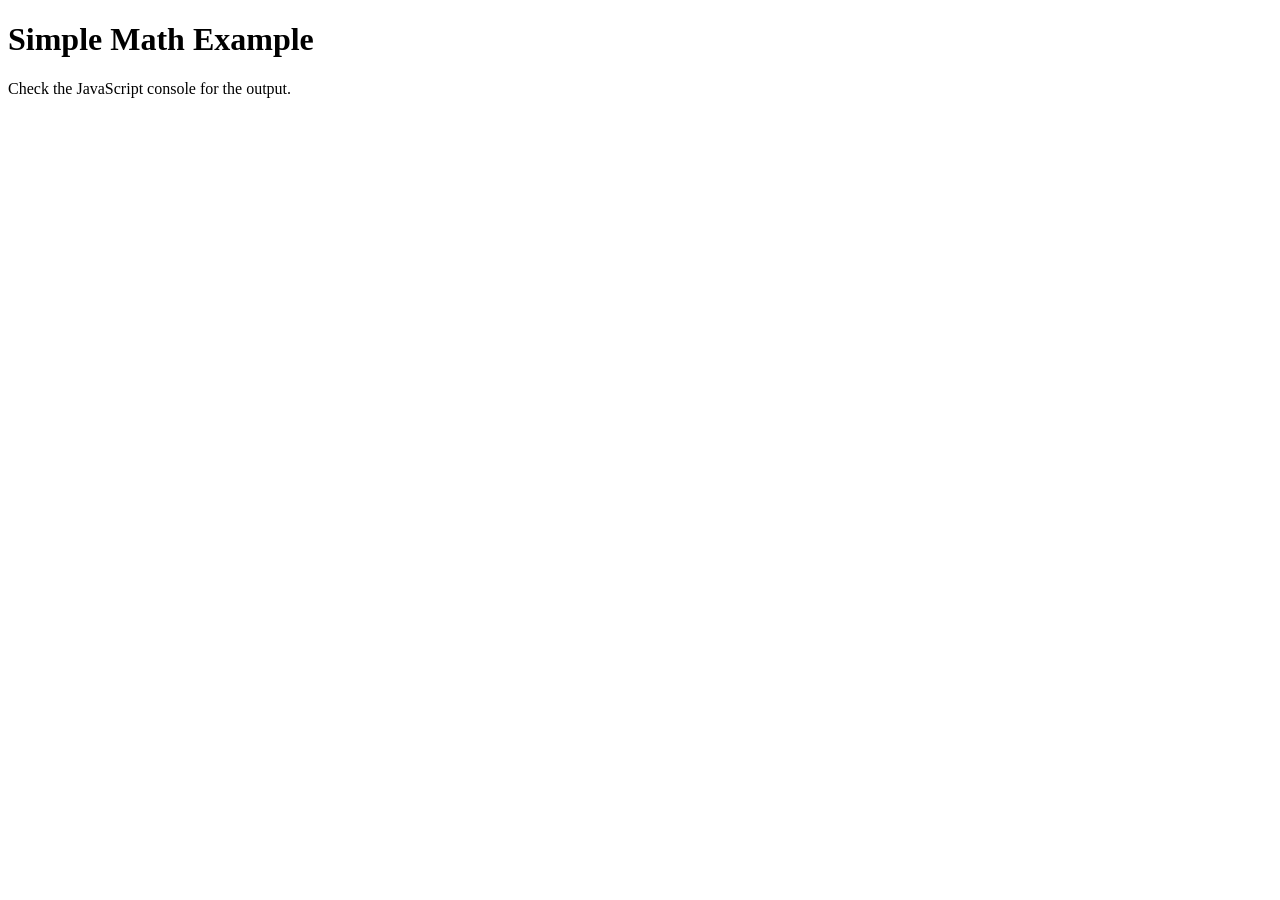
<file: web_test/roslibjs-1.4.1/examples/math.html>
<!DOCTYPE html>
<html>
<head>
<meta charset="utf-8" />
<script src="../build/roslib.js"></script>

<script>
  // Let's start by adding some vectors.
  var v1 = new ROSLIB.Vector3({
    x : 1,
    y : 2,
    z : 3
  });
  var v2 = v1.clone();
  v1.add(v2);
  console.log(v1);

  // Now let's play with some quaternions.
  var q1 = new ROSLIB.Quaternion({
    x : 0.1,
    y : 0.2,
    z : 0.3,
    w : 0.4
  });
  var q2 = q1.clone();
  q1.multiply(q2);
  q1.invert();
  console.log(q1);

  // Let's copy the results into a pose.
  var p = new ROSLIB.Pose({
    position : v1,
    orientation : q1
  });
  console.log(p);

  // Finally, let's play with some transforms.
  var tf = new ROSLIB.Transform({
    translation : v2,
    rotation : q2
  });
  p.applyTransform(tf);
  console.log(p);
</script>
</head>

<body>
  <h1>Simple Math Example</h1>
  <p>Check the JavaScript console for the output.</p>
</body>
</html>
</file>
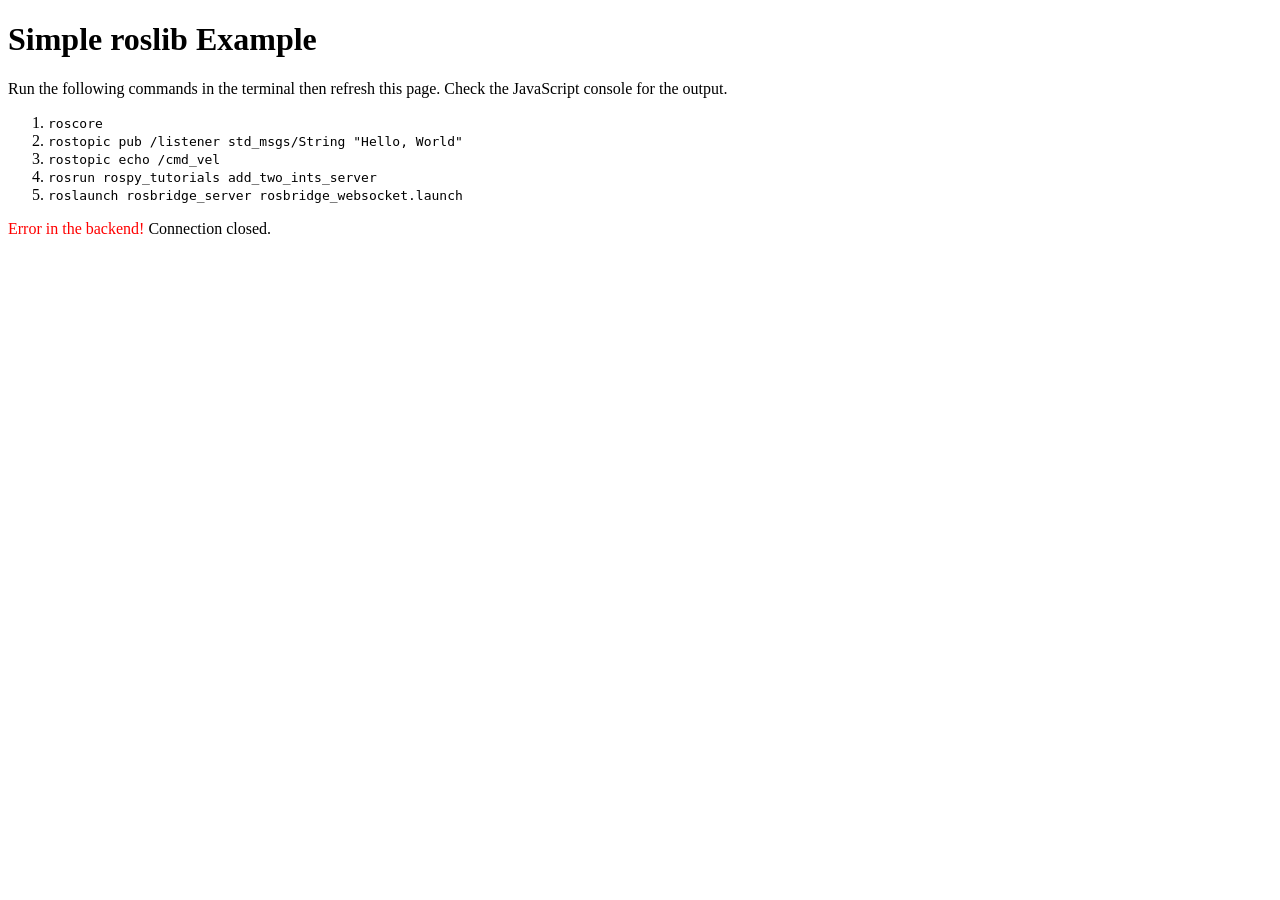
<file: web_test/roslibjs-1.4.1/examples/simple.html>
<!DOCTYPE html>
<html>
<head>
<meta charset="utf-8" />
<script src="../build/roslib.js"></script>

<script>
  // Connecting to ROS
  // -----------------
  var ros = new ROSLIB.Ros();

  // If there is an error on the backend, an 'error' emit will be emitted.
  ros.on('error', function(error) {
    document.getElementById('connecting').style.display = 'none';
    document.getElementById('connected').style.display = 'none';
    document.getElementById('closed').style.display = 'none';
    document.getElementById('error').style.display = 'inline';
    console.log(error);
  });

  // Find out exactly when we made a connection.
  ros.on('connection', function() {
    console.log('Connection made!');
    document.getElementById('connecting').style.display = 'none';
    document.getElementById('error').style.display = 'none';
    document.getElementById('closed').style.display = 'none';
    document.getElementById('connected').style.display = 'inline';
  });

  ros.on('close', function() {
    console.log('Connection closed.');
    document.getElementById('connecting').style.display = 'none';
    document.getElementById('connected').style.display = 'none';
    document.getElementById('closed').style.display = 'inline';
  });

  // Create a connection to the rosbridge WebSocket server.
  ros.connect('ws://localhost:9090');

  // Publishing a Topic
  // ------------------

  // First, we create a Topic object with details of the topic's name and message type.
  var cmdVel = new ROSLIB.Topic({
    ros : ros,
    name : '/cmd_vel',
    messageType : 'geometry_msgs/Twist'
  });

  // Then we create the payload to be published. The object we pass in to ros.Message matches the
  // fields defined in the geometry_msgs/Twist.msg definition.
  var twist = new ROSLIB.Message({
    linear : {
      x : 0.1,
      y : 0.2,
      z : 0.3
    },
    angular : {
      x : -0.1,
      y : -0.2,
      z : -0.3
    }
  });

  // And finally, publish.
  cmdVel.publish(twist);

  //Subscribing to a Topic
  //----------------------

  // Like when publishing a topic, we first create a Topic object with details of the topic's name
  // and message type. Note that we can call publish or subscribe on the same topic object.
  var listener = new ROSLIB.Topic({
    ros : ros,
    name : '/listener',
    messageType : 'std_msgs/String'
  });

  // Then we add a callback to be called every time a message is published on this topic.
  listener.subscribe(function(message) {
    console.log('Received message on ' + listener.name + ': ' + message.data);

    // If desired, we can unsubscribe from the topic as well.
    listener.unsubscribe();
  });

  // Calling a service
  // -----------------

  // First, we create a Service client with details of the service's name and service type.
  var addTwoIntsClient = new ROSLIB.Service({
    ros : ros,
    name : '/add_two_ints',
    serviceType : 'rospy_tutorials/AddTwoInts'
  });

  // Then we create a Service Request. The object we pass in to ROSLIB.ServiceRequest matches the
  // fields defined in the rospy_tutorials AddTwoInts.srv file.
  var request = new ROSLIB.ServiceRequest({
    a : 1,
    b : 2
  });

  // Finally, we call the /add_two_ints service and get back the results in the callback. The result
  // is a ROSLIB.ServiceResponse object.
  addTwoIntsClient.callService(request, function(result) {
    console.log('Result for service call on ' + addTwoIntsClient.name + ': ' + result.sum);
  });

  // Advertising a Service
  // ---------------------

  // The Service object does double duty for both calling and advertising services
  var setBoolServer = new ROSLIB.Service({
    ros : ros,
    name : '/set_bool',
    serviceType : 'std_srvs/SetBool'
  });

  // Use the advertise() method to indicate that we want to provide this service
  setBoolServer.advertise(function(request, response) {
    console.log('Received service request on ' + setBoolServer.name + ': ' + request.data);
    response['success'] = true;
    response['message'] = 'Set successfully';
    return true;
  });

  // Setting a param value
  // ---------------------

  ros.getParams(function(params) {
    console.log(params);
  });

  // First, we create a Param object with the name of the param.
  var maxVelX = new ROSLIB.Param({
    ros : ros,
    name : 'max_vel_y'
  });

  //Then we set the value of the param, which is sent to the ROS Parameter Server.
  maxVelX.set(0.8);
  maxVelX.get(function(value) {
    console.log('MAX VAL: ' + value);
  });

  // Getting a param value
  // ---------------------

  var favoriteColor = new ROSLIB.Param({
    ros : ros,
    name : 'favorite_color'
  });

  favoriteColor.set('red');
  favoriteColor.get(function(value) {
    console.log('My robot\'s favorite color is ' + value);
  });
</script>
</head>

<body>
  <h1>Simple roslib Example</h1>
  <p>Run the following commands in the terminal then refresh this page. Check the JavaScript
    console for the output.</p>
  <ol>
    <li><tt>roscore</tt></li>
    <li><tt>rostopic pub /listener std_msgs/String "Hello, World"</tt></li>
    <li><tt>rostopic echo /cmd_vel</tt></li>
    <li><tt>rosrun rospy_tutorials add_two_ints_server</tt></li>
    <li><tt>roslaunch rosbridge_server rosbridge_websocket.launch</tt></li>
  </ol>
  <div id="statusIndicator">
    <p id="connecting">
      Connecting to rosbridge...
    </p>
    <p id="connected" style="color:#00D600; display:none">
      Connected
    </p>
    <p id="error" style="color:#FF0000; display:none">
      Error in the backend!
    </p>
    <p id="closed" style="display:none">
      Connection closed.
    </p>
  </div>
</body>
</html>
</file>
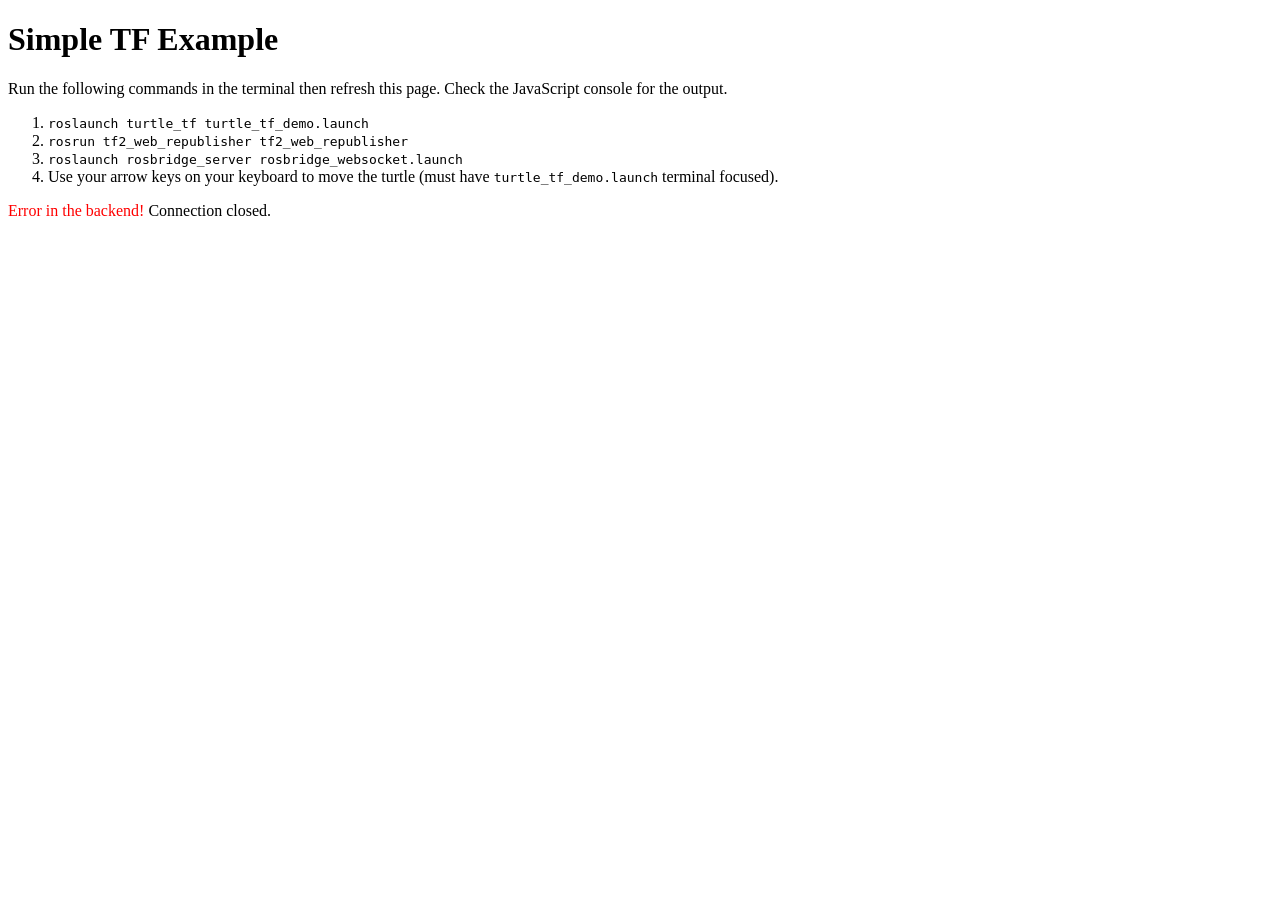
<file: web_test/roslibjs-1.4.1/examples/tf.html>
<!DOCTYPE html>
<html>
<head>
<meta charset="utf-8" />
<script src="../build/roslib.js"></script>

<script>
  // Connecting to ROS
  // -----------------
  var ros = new ROSLIB.Ros({
    // set this to false to use the new service interface to
    // tf2_web_republisher. true is the default and means roslibjs
    // will use the action interface
    groovyCompatibility : true
  });

  // If there is an error on the backend, an 'error' emit will be emitted.
  ros.on('error', function(error) {
    document.getElementById('connecting').style.display = 'none';
    document.getElementById('connected').style.display = 'none';
    document.getElementById('closed').style.display = 'none';
    document.getElementById('error').style.display = 'inline';
    console.log(error);
  });

  // Find out exactly when we made a connection.
  ros.on('connection', function() {
    console.log('Connection made!');
    document.getElementById('connecting').style.display = 'none';
    document.getElementById('error').style.display = 'none';
    document.getElementById('closed').style.display = 'none';
    document.getElementById('connected').style.display = 'inline';
  });

  ros.on('close', function() {
    console.log('Connection closed.');
    document.getElementById('connecting').style.display = 'none';
    document.getElementById('connected').style.display = 'none';
    document.getElementById('closed').style.display = 'inline';
  });

  // Create a connection to the rosbridge WebSocket server.
  ros.connect('ws://localhost:9090');

  // TF Client
  // ---------
  var tfClient = new ROSLIB.TFClient({
    ros : ros,
    fixedFrame : 'world',
    angularThres : 0.01,
    transThres : 0.01
  });

  // Subscribe to a turtle.
  tfClient.subscribe('turtle1', function(tf) {
    console.log(tf);
  });
</script>
</head>

<body>
  <h1>Simple TF Example</h1>
  <p>Run the following commands in the terminal then refresh this page. Check the JavaScript
    console for the output.</p>
  <ol>
    <li><tt>roslaunch turtle_tf turtle_tf_demo.launch</tt>
    </li>
    <li><tt>rosrun tf2_web_republisher tf2_web_republisher</tt>
    </li>
    <li><tt>roslaunch rosbridge_server rosbridge_websocket.launch</tt>
    </li>
    <li>Use your arrow keys on your keyboard to move the turtle (must have <tt>turtle_tf_demo.launch</tt>
      terminal focused).</li>
  </ol>
  <div id="statusIndicator">
    <p id="connecting">
      Connecting to rosbridge...
    </p>
    <p id="connected" style="color:#00D600; display:none">
      Connected
    </p>
    <p id="error" style="color:#FF0000; display:none">
      Error in the backend!
    </p>
    <p id="closed" style="display:none">
      Connection closed.
    </p>
  </div>
</body>
</html>
</file>
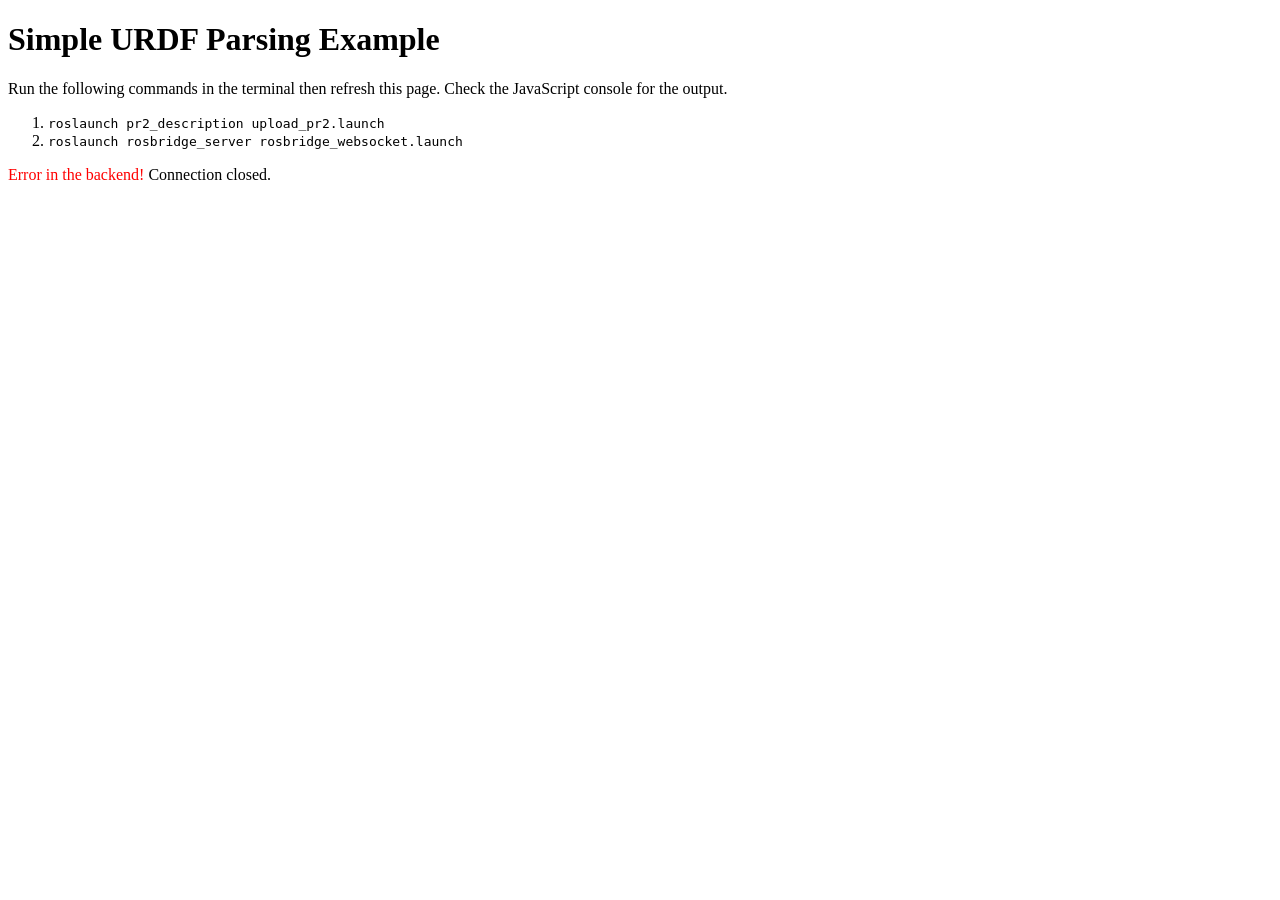
<file: web_test/roslibjs-1.4.1/examples/urdf.html>
<!DOCTYPE html>
<html>
<head>
<meta charset="utf-8" />
<script src="../build/roslib.js"></script>

<script>
  /**
   * Setup all visualization elements when the page is loaded.
   */
  function init() {
    // Connect to ROS.
    var ros = new ROSLIB.Ros({
      url : 'ws://localhost:9090'
    });

    // Get the URDF value from ROS.
    var param = new ROSLIB.Param({
      ros : ros,
      name : 'robot_description'
    });

    param.get(function(param) {
      // Setup the loader for the URDF.
      var urdfModel = new ROSLIB.UrdfModel({
        string : param
      });

      console.log(urdfModel);
    });
    // If there is an error on the backend, an 'error' emit will be emitted.
    ros.on('error', function(error) {
      document.getElementById('connecting').style.display = 'none';
      document.getElementById('connected').style.display = 'none';
      document.getElementById('closed').style.display = 'none';
      document.getElementById('error').style.display = 'inline';
      console.log(error);
    });

    // Find out exactly when we made a connection.
    ros.on('connection', function() {
      console.log('Connection made!');
      document.getElementById('connecting').style.display = 'none';
      document.getElementById('error').style.display = 'none';
      document.getElementById('closed').style.display = 'none';
      document.getElementById('connected').style.display = 'inline';
    });

    ros.on('close', function() {
      console.log('Connection closed.');
      document.getElementById('connecting').style.display = 'none';
      document.getElementById('connected').style.display = 'none';
      document.getElementById('closed').style.display = 'inline';
    });
  }
</script>
</head>

<body onload="init()">
  <h1>Simple URDF Parsing Example</h1>

  <p>Run the following commands in the terminal then refresh this page. Check the JavaScript
    console for the output.</p>
  <ol>
    <li><tt>roslaunch pr2_description upload_pr2.launch</tt></li>
    <li><tt>roslaunch rosbridge_server rosbridge_websocket.launch</tt></li>
  </ol>
  <div id="statusIndicator">
    <p id="connecting">
      Connecting to rosbridge...
    </p>
    <p id="connected" style="color:#00D600; display:none">
      Connected
    </p>
    <p id="error" style="color:#FF0000; display:none">
      Error in the backend!
    </p>
    <p id="closed" style="display:none">
      Connection closed.
    </p>
  </div>
</body>
</html>
</file>
<file: web_test/html_tetra/navigation_settings.css>
:root{font-family:Inter,Pretendard,"Noto Sans KR",system-ui,sans-serif;color:#182b3c;background:#f3f6fa;font-synthesis:none}*{box-sizing:border-box}body{margin:0}button,input{font:inherit}button{cursor:pointer;background:#1768d0;border:1px solid #1768d0;color:white;border-radius:9px;padding:12px 16px;font-weight:700}button:disabled{opacity:.4;cursor:not-allowed}button.secondary{background:white;color:#24425d;border-color:#c7d4e2}.app{max-width:1160px;margin:0 auto;padding:24px 18px 48px}header{display:flex;justify-content:space-between;align-items:center;gap:20px;margin:5px 0 24px}h1{font-size:32px;letter-spacing:-.05em;margin:5px 0}h2{font-size:19px;letter-spacing:-.025em;margin:0}.sub{color:#65788b;margin:0;font-size:14px}.eyebrow{font-size:11px;letter-spacing:.16em;font-weight:800;color:#3173ba;margin:0}.quiet-link{white-space:nowrap;color:#34608c;text-decoration:none;font-weight:700;font-size:13px}.panel{border:1px solid #e0e8f0;border-radius:15px;background:white;padding:22px;box-shadow:0 3px 16px #1a43600a}.panel-heading{display:flex;justify-content:space-between;gap:10px;align-items:flex-start}.panel-heading p{color:#64788b;font-size:13px;margin:6px 0 0}.connection-fields{display:grid;grid-template-columns:minmax(260px,2fr) minmax(140px,1fr) auto;gap:13px;align-items:end;margin-top:22px}.connection-fields label{display:block;font-size:12px;font-weight:700;color:#4d6579}.connection-fields input{margin-top:6px;width:100%;padding:12px;border-radius:9px;border:1px solid #cfdae6;background:white;min-height:45px}.badge{font-size:12px;font-weight:800;border-radius:20px;padding:7px 11px}.badge.neutral{color:#506679;background:#edf2f6}.badge.ok{color:#146b46;background:#e6f7ed}.badge.bad{color:#aa3b30;background:#fff0ed}.hint{color:#718295;font-size:12px;margin:12px 0 0}.status-grid{display:grid;grid-template-columns:repeat(3,1fr);gap:14px;margin:16px 0}.panel.small{padding:17px 20px;display:flex;flex-direction:column;gap:7px}.meta{text-transform:uppercase;color:#7890a5;font-size:11px;font-weight:800;margin:0}.small strong{font-size:19px;letter-spacing:-.02em}.small small{color:#6f8091}.notice{border:1px solid #cbdcf0;border-radius:10px;background:#eaf3ff;color:#245b91;padding:13px 16px;font-size:13px;margin:16px 0}.notice.error{border-color:#efbdbd;background:#fff1f1;color:#963e40}.notice.success{border-color:#b2dfca;background:#edf9f2;color:#176640}.sections{display:grid;gap:16px}.tag{font-size:11px;border-radius:7px;padding:6px 9px;background:#f0f5fb;color:#577698;font-weight:750}.setting-list{margin-top:18px}.setting{display:flex;align-items:center;justify-content:space-between;gap:24px;padding:17px 0;border-top:1px solid #edf1f5}.setting:first-child{border-top:0}.setting>span:first-child{display:flex;flex-direction:column;gap:4px}.setting b{font-size:14px}.setting small{font-size:12px;color:#6c8193}.setting em{font-size:11px;color:#567b9d;font-style:normal}.unit{display:flex;align-items:center;gap:8px;white-space:nowrap;color:#687c90;font-size:13px}.unit input{width:112px;height:42px;border:1px solid #d0dce8;border-radius:8px;text-align:right;padding:0 11px;font-size:16px;font-weight:700;color:#163957;background:#fff}.unit input:disabled{background:#f0f3f6;color:#9aabb9}.action-panel{display:flex;justify-content:space-between;align-items:center;gap:24px}.action-panel p{font-size:12px;color:#677b8e;max-width:640px;line-height:1.75;margin:8px 0 0}.buttons{display:flex;gap:10px;white-space:nowrap}footer{font-size:12px;color:#7e8e9f;text-align:center;padding:24px 0 0}@media(max-width:790px){header,.action-panel{align-items:flex-start;flex-direction:column}.connection-fields,.status-grid{grid-template-columns:1fr}.connection-fields button{width:100%}.panel{padding:18px}.setting{gap:10px}.setting small{max-width:260px}.buttons{width:100%;flex-wrap:wrap}.buttons button{flex:1}.unit input{width:92px}}@media(max-width:480px){.setting{align-items:flex-start;flex-direction:column}.unit{align-self:flex-end}.app{padding:16px 12px}h1{font-size:27px}}
</file>
